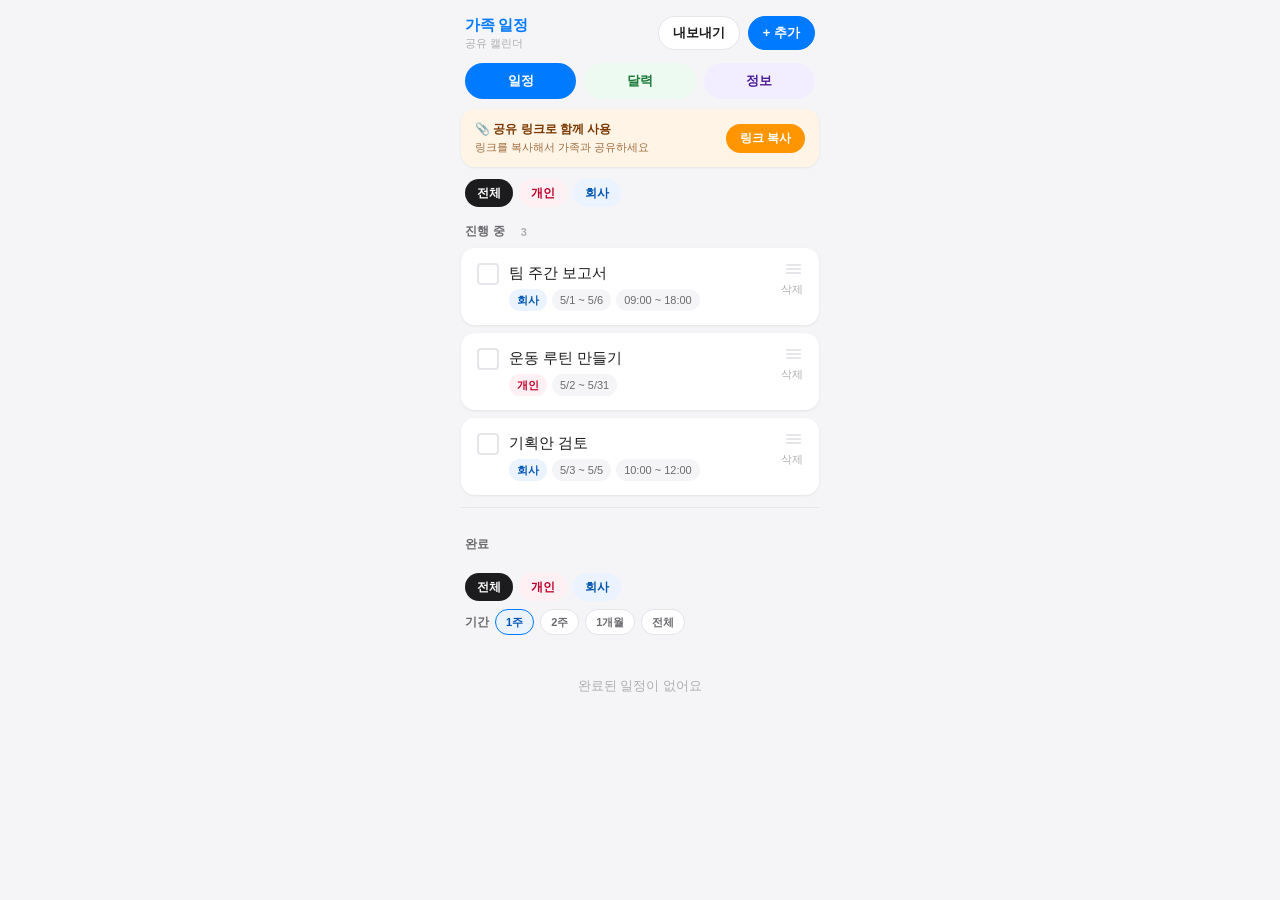
<file: index.html.html>
<!DOCTYPE html>
<html>
<head>
<meta name="viewport" content="width=device-width,initial-scale=1">
<style>
*{box-sizing:border-box;margin:0;padding:0;-webkit-tap-highlight-color:transparent}
:root{
  --bg:#F5F5F7;--card:#fff;--border:#E5E5EA;
  --t1:#1C1C1E;--t2:#6B6B6F;--t3:#AEAEB2;
  --blue:#007AFF;--blue-bg:#EAF3FF;--blue-t:#0055B3;
  --pink:#FF2D55;--pink-bg:#FFF0F3;--pink-t:#C0002C;
  --green:#34C759;--green-bg:#EDFAF2;--green-t:#1A7A36;
  --purple:#7C3AED;--purple-bg:#F2EEFF;--purple-t:#4C1D95;
  --orange:#FF9500;--orange-bg:#FFF4E5;--orange-t:#7A3800;
  --r:14px;
}
body{font-family:-apple-system,BlinkMacSystemFont,'SF Pro Display','Segoe UI',sans-serif;background:var(--bg);color:var(--t1);font-size:15px}
.app{max-width:390px;margin:0 auto;min-height:100vh;padding-bottom:80px;position:relative}

/* TOP BAR */
.topbar{padding:16px 20px 0;display:flex;align-items:flex-start;justify-content:space-between;background:var(--bg)}
.app-name{font-size:15px;font-weight:700;color:var(--blue);letter-spacing:-0.3px}
.app-sub{font-size:11px;color:var(--t3);margin-top:1px}
.top-right{display:flex;gap:8px;align-items:center}
.toss-btn{height:34px;padding:0 14px;border-radius:20px;border:1.5px solid var(--border);background:var(--card);font-size:13px;font-weight:600;color:var(--t1);cursor:pointer;font-family:inherit;white-space:nowrap}
.toss-btn.primary{background:var(--blue);border-color:var(--blue);color:#fff}
.toss-btn.purple{background:var(--purple);border-color:var(--purple);color:#fff}

/* TABS */
.tab-bar{display:flex;gap:8px;padding:12px 20px 0}
.tab{flex:1;padding:9px 0;border-radius:22px;border:none;font-size:13px;font-weight:700;cursor:pointer;font-family:inherit;transition:all .18s;text-align:center;letter-spacing:-0.1px}
.tab-s{background:var(--blue-bg);color:var(--blue-t)}
.tab-s.on{background:var(--blue);color:#fff}
.tab-c{background:var(--green-bg);color:var(--green-t)}
.tab-c.on{background:var(--green);color:#fff}
.tab-i{background:var(--purple-bg);color:var(--purple-t)}
.tab-i.on{background:var(--purple);color:#fff}

/* CHIP FILTER — compact, rounded like reference */
.filter-row{display:flex;gap:6px;padding:12px 20px 0;flex-wrap:wrap}
.chip-btn{display:inline-flex;align-items:center;height:28px;padding:0 12px;border-radius:20px;border:none;font-size:12px;font-weight:600;cursor:pointer;font-family:inherit;transition:all .12s;gap:4px}
.cb-all{background:var(--bg);color:var(--t2)}
.cb-all.on{background:var(--t1);color:#fff}
.cb-p{background:var(--pink-bg);color:var(--pink-t)}
.cb-p.on{background:var(--pink);color:#fff}
.cb-w{background:var(--blue-bg);color:var(--blue-t)}
.cb-w.on{background:var(--blue);color:#fff}

/* SECTION */
.sec{padding:16px 20px 8px;font-size:12px;font-weight:700;color:var(--t2);letter-spacing:.03em;display:flex;align-items:center;gap:8px}
.sec-cnt{background:var(--bg);color:var(--t3);font-size:11px;font-weight:600;padding:2px 7px;border-radius:20px}

/* CARDS */
.card-wrap{padding:0 16px;display:flex;flex-direction:column;gap:8px}
.card{background:var(--card);border-radius:var(--r);padding:14px 16px;box-shadow:0 1px 3px rgba(0,0,0,.07);transition:box-shadow .15s}
.card.drag-over{box-shadow:0 0 0 2px var(--blue)}
.card.dragging{opacity:.38}
.c-row{display:flex;align-items:flex-start;gap:10px}
.chk{width:22px;height:22px;min-width:22px;border:2px solid var(--border);border-radius:4px;cursor:pointer;display:flex;align-items:center;justify-content:center;background:#fff;flex-shrink:0;margin-top:1px}
.chk.on{border-color:#cc0000}
.chk svg{display:none}
.chk.on svg{display:block}
.c-body{flex:1;min-width:0}
.c-title{font-size:15px;font-weight:500;line-height:1.4}
.c-title.done{text-decoration:line-through;color:var(--t3)}
.c-meta{display:flex;align-items:center;gap:5px;margin-top:6px;flex-wrap:wrap}
.chip{display:inline-flex;align-items:center;height:22px;padding:0 8px;border-radius:20px;font-size:11px;font-weight:600}
.chip-p{background:var(--pink-bg);color:var(--pink-t)}
.chip-w{background:var(--blue-bg);color:var(--blue-t)}
.chip-g{background:var(--bg);color:var(--t2);font-weight:400}
.c-right{display:flex;flex-direction:column;align-items:flex-end;gap:6px;margin-left:4px}
.drag-dots{display:flex;flex-direction:column;gap:2.5px;cursor:grab;padding:2px}
.drag-dots span{display:block;width:15px;height:1.5px;background:var(--border);border-radius:1px}
.del-link{font-size:11px;color:var(--t3);border:none;background:transparent;cursor:pointer;font-family:inherit}
.comment-pill{margin-top:6px;background:var(--blue-bg);color:var(--blue-t);font-size:11px;padding:5px 10px;border-radius:8px;cursor:pointer;border:none;font-family:inherit;text-align:left;font-style:italic;width:100%;display:block}
.add-comment{margin-top:4px;font-size:11px;color:var(--blue);border:none;background:transparent;cursor:pointer;font-family:inherit;padding:0}

/* DIVIDER */
.div{height:1px;background:var(--border);margin:12px 16px}

/* PERIOD */
.period-row{display:flex;gap:6px;padding:8px 20px 0;align-items:center}
.period-lbl{font-size:12px;color:var(--t2);font-weight:600}
.period-chip{height:26px;padding:0 10px;border-radius:20px;font-size:11px;font-weight:600;border:1.5px solid var(--border);background:var(--card);color:var(--t2);cursor:pointer;font-family:inherit}
.period-chip.on{border-color:var(--blue);background:var(--blue-bg);color:var(--blue-t)}

/* EMPTY */
.empty{text-align:center;padding:32px 20px;color:var(--t3);font-size:13px}

/* CAL */
.cal-outer{padding:0 16px;margin-top:12px;display:flex;flex-direction:column;gap:10px}
.cal-card{background:var(--card);border-radius:var(--r);padding:16px;box-shadow:0 1px 3px rgba(0,0,0,.07)}
.cal-nav{display:flex;align-items:center;justify-content:space-between;margin-bottom:14px}
.cal-nav-title{font-size:15px;font-weight:700}
.cal-nav-btn{width:32px;height:32px;border:none;background:var(--bg);border-radius:50%;cursor:pointer;font-size:17px;color:var(--t2);display:flex;align-items:center;justify-content:center;font-family:inherit}
.cal-grid{display:grid;grid-template-columns:repeat(7,1fr);gap:2px}
.cal-dname{text-align:center;font-size:9px;font-weight:700;color:var(--t3);padding-bottom:6px;letter-spacing:.04em}
.cal-cell{text-align:center;padding:3px 1px;border-radius:6px;cursor:pointer;transition:background .1s}
.cal-cell:hover{background:var(--bg)}
.cal-cell.sel{background:var(--green-bg)}
.cal-num{font-size:11px;color:var(--t2);line-height:1.4;margin-bottom:1px}
.cal-num.today-n{font-weight:700;color:#fff;background:var(--blue);border-radius:50%;width:18px;height:18px;display:flex;align-items:center;justify-content:center;margin:0 auto 1px}
.shift-row{display:flex;gap:2px;justify-content:center;margin-top:2px}
.s-pill{font-size:7px;font-weight:700;padding:1px 2px;border-radius:3px;cursor:pointer;border:1.5px solid transparent;transition:all .1s;line-height:1.4}
.s-d{background:#DCFCE7;color:#166534}
.s-e{background:#FEF9C3;color:#854D0E}
.s-n{background:#EDE9FE;color:#4C1D95}
.s-off{background:var(--bg);color:var(--t3);border-color:var(--border)}
.s-pill.act{filter:brightness(.82);border-color:currentColor}
.cal-dots{display:flex;gap:2px;justify-content:center;min-height:5px;margin-top:2px}
.cal-dot{width:4px;height:4px;border-radius:50%}
.dp{background:var(--pink)}
.dw{background:var(--blue)}

.cal-legend{display:flex;gap:10px;flex-wrap:wrap;padding:10px 0 0;border-top:1px solid var(--bg);margin-top:8px}
.leg{display:flex;align-items:center;gap:4px;font-size:11px;color:var(--t2)}
.leg-chip{font-size:9px;font-weight:700;padding:2px 5px;border-radius:3px}
.leg-dot{width:8px;height:8px;border-radius:50%;flex-shrink:0}

.ev-card{background:var(--card);border-radius:var(--r);padding:14px 16px;box-shadow:0 1px 3px rgba(0,0,0,.07)}
.ev-hd{font-size:13px;font-weight:700;color:var(--t2);margin-bottom:8px}
.ev-item{display:flex;gap:10px;padding:7px 0;border-bottom:1px solid var(--bg);align-items:flex-start}
.ev-item:last-child{border-bottom:none}
.ev-dot{width:8px;height:8px;border-radius:50%;flex-shrink:0;margin-top:4px}
.ev-title{font-size:13px;font-weight:600}
.ev-sub{font-size:11px;color:var(--t3);margin-top:2px}

/* INFO */
.fi-outer{padding:0 16px;margin-top:12px;display:flex;flex-direction:column;gap:10px}
.fi-card{background:var(--card);border-radius:var(--r);padding:14px 16px;box-shadow:0 1px 3px rgba(0,0,0,.07)}
.fi-hd{display:flex;align-items:center;justify-content:space-between;margin-bottom:10px}
.fi-name{font-size:15px;font-weight:700}
.fi-hd-btns{display:flex;gap:6px}
.fi-btn{font-size:11px;font-weight:700;padding:4px 10px;border-radius:20px;border:none;cursor:pointer;font-family:inherit}
.fi-btn-e{background:var(--blue-bg);color:var(--blue)}
.fi-btn-d{background:var(--pink-bg);color:var(--pink)}
.fi-row{display:flex;justify-content:space-between;align-items:center;padding:7px 0;border-bottom:1px solid var(--bg)}
.fi-row:last-child{border-bottom:none}
.fi-key{font-size:12px;color:var(--t2);flex-shrink:0;min-width:76px}
.fi-input{font-size:12px;font-weight:600;color:var(--t1);text-align:right;border:none;background:transparent;font-family:inherit;width:100%;outline:none;max-width:200px}
.fi-input:focus{background:var(--bg);border-radius:6px;padding:2px 6px}
.cat-hd{display:flex;align-items:center;justify-content:space-between;padding:10px 0 4px;border-top:1px solid var(--bg);margin-top:4px}
.cat-lbl{font-size:10px;font-weight:700;color:var(--t3);text-transform:uppercase;letter-spacing:.07em}
.cat-hd-r{display:flex;gap:5px}
.cat-add{font-size:11px;font-weight:700;padding:3px 9px;border-radius:20px;background:var(--blue-bg);color:var(--blue);border:none;cursor:pointer;font-family:inherit}
.cat-del{font-size:11px;font-weight:700;padding:3px 9px;border-radius:20px;background:var(--pink-bg);color:var(--pink);border:none;cursor:pointer;font-family:inherit}
.row-del{font-size:10px;color:var(--t3);border:none;background:transparent;cursor:pointer;font-family:inherit;padding:0 2px;flex-shrink:0}
.day-sel{display:flex;gap:3px;flex-wrap:wrap;margin-top:4px}
.day-btn{width:26px;height:26px;border-radius:50%;border:1.5px solid var(--border);background:transparent;font-size:11px;font-weight:600;cursor:pointer;font-family:inherit;color:var(--t2);display:flex;align-items:center;justify-content:center;transition:all .12s}
.day-btn.on{background:var(--blue);border-color:var(--blue);color:#fff}

/* SHARE BANNER */
.share-banner{margin:10px 16px 0;background:var(--orange-bg);border-radius:var(--r);padding:12px 14px;display:flex;align-items:center;justify-content:space-between;box-shadow:0 1px 3px rgba(0,0,0,.07)}
.share-txt{font-size:12px;font-weight:600;color:var(--orange-t)}
.share-sub{font-size:11px;color:var(--orange-t);opacity:.7;margin-top:2px}
.share-btn{font-size:12px;font-weight:700;padding:6px 14px;border-radius:20px;background:var(--orange);color:#fff;border:none;cursor:pointer;font-family:inherit;flex-shrink:0}

/* MODAL */
.modal-bg{position:absolute;inset:0;background:rgba(0,0,0,.45);display:flex;align-items:flex-end;z-index:100}
.modal-sheet{background:var(--card);border-radius:22px 22px 0 0;padding:20px 20px 32px;width:100%;max-height:90vh;overflow-y:auto}
.modal-ind{width:36px;height:4px;background:var(--border);border-radius:2px;margin:0 auto 16px}
.modal-hd{font-size:16px;font-weight:700;margin-bottom:14px}
.ml{font-size:11px;font-weight:700;color:var(--blue);margin:12px 0 5px;text-transform:uppercase;letter-spacing:.06em}
.ml:first-of-type{margin-top:0}
.mi{width:100%;padding:10px 13px;border-radius:10px;border:1.5px solid var(--border);background:var(--bg);color:var(--t1);font-size:14px;font-family:inherit;outline:none;transition:border .15s}
.mi:focus{border-color:var(--blue);background:#fff}
.mi-2{display:grid;grid-template-columns:1fr 1fr;gap:8px}
.mi-3{display:grid;grid-template-columns:1fr 1fr 1fr;gap:8px}
.type-sel{display:flex;gap:8px}
.type-btn{flex:1;padding:10px;border-radius:10px;border:1.5px solid var(--border);background:transparent;font-size:13px;font-weight:700;cursor:pointer;font-family:inherit;color:var(--t2);transition:all .12s}
.type-btn.tp{background:var(--pink-bg);color:var(--pink-t);border-color:var(--pink)}
.type-btn.tw{background:var(--blue-bg);color:var(--blue-t);border-color:var(--blue)}
.primary-btn{width:100%;padding:14px;border-radius:var(--r);border:none;background:var(--blue);color:#fff;font-size:15px;font-weight:700;cursor:pointer;font-family:inherit;margin-top:16px}
.cancel-link{width:100%;padding:10px;border:none;background:transparent;color:var(--t3);font-size:13px;cursor:pointer;font-family:inherit;margin-top:4px}
.ta{width:100%;padding:10px 13px;border-radius:10px;border:1.5px solid var(--border);background:var(--bg);color:var(--t1);font-size:13px;font-family:inherit;outline:none;resize:none;min-height:72px}
.ta:focus{border-color:var(--blue);background:#fff}
.sublabel{font-size:10px;color:var(--t3);margin-bottom:4px}
</style>
</head>
<body>
<div class="app" id="app">

<div class="topbar">
  <div>
    <div class="app-name">가족 일정</div>
    <div class="app-sub">공유 캘린더</div>
  </div>
  <div class="top-right" id="top-right">
    <button class="toss-btn" onclick="openExport()">내보내기</button>
    <button class="toss-btn primary" onclick="openAddModal()">+ 추가</button>
  </div>
</div>

<div class="tab-bar">
  <button class="tab tab-s on" id="tab-s" onclick="setMain('s')">일정</button>
  <button class="tab tab-c" id="tab-c" onclick="setMain('c')">달력</button>
  <button class="tab tab-i" id="tab-i" onclick="setMain('i')">정보</button>
</div>

<div id="body"></div>
<div id="modal"></div>
</div>

<script>
// ── STORAGE ──
const SK={notes:'fam_notes',family:'fam_family',shift:'fam_shift',shareId:'fam_shareId'};
function save(k,v){try{window.storage&&window.storage.set(k,JSON.stringify(v),true)}catch(e){}}
function load(k,def){try{if(!window.storage)return def;const r=window.storage.get(k,true);return r&&r.value?JSON.parse(r.value):def}catch(e){return def}}

// ── INITIAL DATA ──
const TODAY=new Date();
const TY=TODAY.getFullYear(),TM=TODAY.getMonth(),TD=TODAY.getDate();

let main='s',subF='all',doneF='all',donePer='1w';
let calY=2026,calM=4,selDate=null;
let _mType='personal';
const DAYS=['일','월','화','수','목','금','토'];
const SHIFTS=['D','E','N','OFF'];
const SCLS={D:'s-d',E:'s-e',N:'s-n',OFF:'s-off'};

let notes=[
  {id:1,title:'팀 주간 보고서',type:'work',start:'2026-05-01',end:'2026-05-06',sT:'09:00',eT:'18:00',done:false,comment:''},
  {id:2,title:'운동 루틴 만들기',type:'personal',start:'2026-05-02',end:'2026-05-31',sT:'',eT:'',done:false,comment:''},
  {id:3,title:'기획안 검토',type:'work',start:'2026-05-03',end:'2026-05-05',sT:'10:00',eT:'12:00',done:false,comment:''},
  {id:4,title:'부모님께 연락',type:'personal',start:'2026-04-28',end:'',sT:'',eT:'',done:true,comment:'저녁에 전화함'},
  {id:5,title:'헬스장 등록',type:'personal',start:'2026-05-01',end:'',sT:'14:00',eT:'15:00',done:true,comment:''},
];
let family=[
  {id:1,name:'첫째',grade:'초등',year:'2',cls:'3',num:'15',cats:[
    {label:'하교 시간',items:[{days:[1,2,4],val:'15:30'},{days:[3],val:'13:30'}]},
    {label:'학원',items:[{days:[1,3],val:'태권도 17:00'},{days:[2,4],val:'피아노 16:00'}]},
    {label:'기타',items:[{days:[],val:'비상연락처 010-0000-0000'}]},
  ]},
  {id:2,name:'둘째',grade:'유치원',year:'',cls:'햇살반',num:'7',cats:[
    {label:'하교 시간',items:[{days:[1,2,3,4,5],val:'14:00'}]},
    {label:'학원',items:[{days:[1,3,5],val:'영어 15:30'}]},
    {label:'기타',items:[]},
  ]},
];
let shiftData={};
(function(){const p=['D','E','N','OFF','D','D','E','N','OFF','OFF'];let i=0;for(let m=0;m<12;m++){const dn=new Date(2026,m+1,0).getDate();for(let d=1;d<=dn;d++){shiftData[dk(2026,m,d)]=p[i%p.length];i++;}}})();

// Try loading from storage
(function init(){
  const sn=load(SK.notes,null);if(sn)notes=sn;
  const sf=load(SK.family,null);if(sf)family=sf;
  const ss=load(SK.shift,null);if(ss)shiftData=ss;
})();

function saveAll(){save(SK.notes,notes);save(SK.family,family);save(SK.shift,shiftData)}

function dk(y,m,d){return`${y}-${String(m+1).padStart(2,'0')}-${String(d).padStart(2,'0')}`}
function fmtD(s){if(!s)return'';const p=s.split('-');return`${+p[1]}/${+p[2]}`}
function daysFmt(arr){if(!arr||!arr.length)return'매일';return arr.map(i=>DAYS[i]).join('·')}
function notesOnDate(y,m,d){const k=dk(y,m,d);return notes.filter(n=>n.start&&n.start<=k&&(!n.end||n.end>=k))}

function doneAfter(){
  const n=new Date();
  if(donePer==='all')return new Date(0);
  const d=new Date(n);
  if(donePer==='1w')d.setDate(d.getDate()-7);
  else if(donePer==='2w')d.setDate(d.getDate()-14);
  else if(donePer==='1m')d.setMonth(d.getMonth()-1);
  return d;
}

let dragId=null;
function dragS(id){dragId=id;setTimeout(()=>{const el=document.getElementById('c'+id);if(el)el.classList.add('dragging')},0)}
function dragE(){dragId=null;document.querySelectorAll('.card').forEach(c=>c.classList.remove('dragging','drag-over'))}
function dragO(e,id){e.preventDefault();if(dragId===id)return;document.querySelectorAll('.card').forEach(c=>c.classList.remove('drag-over'));const el=document.getElementById('c'+id);if(el)el.classList.add('drag-over')}
function drop(e,tid){e.preventDefault();if(dragId===null||dragId===tid)return;const fi=notes.findIndex(x=>x.id===dragId),ti=notes.findIndex(x=>x.id===tid);if(fi<0||ti<0)return;const mv=notes.splice(fi,1)[0];notes.splice(ti,0,mv);dragE();saveAll();render()}

function toggleNote(id){const n=notes.find(x=>x.id===id);if(n){n.done=!n.done;saveAll();render()}}
function delNote(id){notes=notes.filter(x=>x.id!==id);saveAll();render()}

function makeCard(n){
  const isW=n.type==='work';
  const ds=n.start?(fmtD(n.start)+(n.end?` ~ ${fmtD(n.end)}`:'')):'';
  const ts=(n.sT||n.eT)?`${n.sT||''}${n.sT&&n.eT?' ~ ':''}${n.eT||''}`:'';
  return`<div class="card" id="c${n.id}" draggable="true"
    ondragstart="dragS(${n.id})" ondragover="dragO(event,${n.id})" ondrop="drop(event,${n.id})" ondragend="dragE()">
    <div class="c-row">
      <div class="chk${n.done?' on':''}" onclick="toggleNote(${n.id})">
        <svg width="13" height="11" viewBox="0 0 13 11" fill="none"><path d="M1 5.5L4.5 9.5L12 1" stroke="#cc0000" stroke-width="2.2" stroke-linecap="round" stroke-linejoin="round"/></svg>
      </div>
      <div class="c-body">
        <div class="c-title${n.done?' done':''}">${n.title}</div>
        <div class="c-meta">
          <span class="chip ${isW?'chip-w':'chip-p'}">${isW?'회사':'개인'}</span>
          ${ds?`<span class="chip chip-g">${ds}</span>`:''}
          ${ts?`<span class="chip chip-g">${ts}</span>`:''}
        </div>
        ${n.done&&n.comment?`<button class="comment-pill" onclick="openEditDone(${n.id})">"${n.comment}"</button>`:''}
        ${n.done&&!n.comment?`<button class="add-comment" onclick="openEditDone(${n.id})">+ 코멘트 달기</button>`:''}
      </div>
      <div class="c-right">
        <div class="drag-dots"><span></span><span></span><span></span></div>
        <button class="del-link" onclick="delNote(${n.id})">삭제</button>
      </div>
    </div>
  </div>`;
}

function renderS(){
  let active=notes.filter(n=>!n.done&&(subF==='all'||n.type===subF));
  let doneAll=notes.filter(n=>n.done);
  let doneFilt=doneAll.filter(n=>{
    if(doneF!=='all'&&n.type!==doneF)return false;
    if(!n.start)return true;
    return new Date(n.start)>=doneAfter();
  });
  return`
    <div class="filter-row">
      <button class="chip-btn cb-all${subF==='all'?' on':''}" onclick="setSub('all')">전체</button>
      <button class="chip-btn cb-p${subF==='personal'?' on':''}" onclick="setSub('personal')">개인</button>
      <button class="chip-btn cb-w${subF==='work'?' on':''}" onclick="setSub('work')">회사</button>
    </div>
    <div class="sec">진행 중 <span class="sec-cnt">${active.length}</span></div>
    <div class="card-wrap">${active.length?active.map(makeCard).join(''):'<div class="empty">진행 중인 일정이 없어요</div>'}</div>
    <div class="div"></div>
    <div class="sec">완료</div>
    <div class="filter-row">
      <button class="chip-btn cb-all${doneF==='all'?' on':''}" onclick="setDoneF('all')">전체</button>
      <button class="chip-btn cb-p${doneF==='personal'?' on':''}" onclick="setDoneF('personal')">개인</button>
      <button class="chip-btn cb-w${doneF==='work'?' on':''}" onclick="setDoneF('work')">회사</button>
    </div>
    <div class="period-row">
      <span class="period-lbl">기간</span>
      <button class="period-chip${donePer==='1w'?' on':''}" onclick="setPer('1w')">1주</button>
      <button class="period-chip${donePer==='2w'?' on':''}" onclick="setPer('2w')">2주</button>
      <button class="period-chip${donePer==='1m'?' on':''}" onclick="setPer('1m')">1개월</button>
      <button class="period-chip${donePer==='all'?' on':''}" onclick="setPer('all')">전체</button>
    </div>
    <div class="card-wrap" style="margin-top:10px">${doneFilt.length?doneFilt.map(makeCard).join(''):'<div class="empty">완료된 일정이 없어요</div>'}</div>
  `;
}

function setSub(t){subF=t;render()}
function setDoneF(t){doneF=t;render()}
function setPer(t){donePer=t;render()}

function renderC(){
  const y=calY,m=calM;
  const dInM=new Date(y,m+1,0).getDate();
  const firstDay=new Date(y,m,1).getDay();
  let g='';
  DAYS.forEach(d=>{g+=`<div class="cal-dname">${d}</div>`});
  for(let i=0;i<firstDay;i++)g+=`<div></div>`;
  for(let d=1;d<=dInM;d++){
    const key=dk(y,m,d);
    const isToday=y===TY&&m===TM&&d===TD;
    const isSel=selDate===key;
    const evs=notesOnDate(y,m,d);
    const cur=shiftData[key]||'OFF';
    const dots=evs.map(n=>`<div class="cal-dot ${n.type==='work'?'dw':'dp'}"></div>`).join('');
    const pills=SHIFTS.map(s=>`<span class="s-pill ${SCLS[s]}${cur===s?' act':''}" onclick="setShift('${key}','${s}',event)">${s}</span>`).join('');
    g+=`<div class="cal-cell${isSel?' sel':''}" onclick="selCal('${key}')">
      <div class="cal-num${isToday?' today-n':''}">${d}</div>
      <div class="shift-row">${pills}</div>
      <div class="cal-dots">${dots}</div>
    </div>`;
  }

  let evHtml='';
  if(selDate){
    const sp=selDate.split('-');
    const evs=notesOnDate(+sp[0],+sp[1]-1,+sp[2]);
    evHtml=`<div class="ev-card">
      <div class="ev-hd">${+sp[1]}/${+sp[2]} 일정</div>
      ${evs.length?evs.map(n=>{
        const ts=(n.sT||n.eT)?`${n.sT||''}${n.sT&&n.eT?' ~ ':''}${n.eT||''}`:'시간 미정';
        return`<div class="ev-item"><div class="ev-dot ${n.type==='work'?'dw':'dp'}"></div><div><div class="ev-title">${n.title}</div><div class="ev-sub">${ts} · ${n.type==='work'?'회사':'개인'}</div></div></div>`;
      }).join(''):`<div style="font-size:12px;color:var(--t3);padding:4px 0">등록된 일정 없음</div>`}
    </div>`;
  }

  return`<div class="cal-outer">
    <div class="cal-card">
      <div class="cal-nav">
        <button class="cal-nav-btn" onclick="chCal(-1)">‹</button>
        <div class="cal-nav-title">${y}년 ${m+1}월</div>
        <button class="cal-nav-btn" onclick="chCal(1)">›</button>
      </div>
      <div class="cal-grid">${g}</div>
      <div class="cal-legend">
        <div class="leg"><span class="leg-chip s-d">D</span>주간</div>
        <div class="leg"><span class="leg-chip s-e">E</span>저녁</div>
        <div class="leg"><span class="leg-chip s-n">N</span>야간</div>
        <div class="leg"><span class="leg-chip s-off">OFF</span>휴무</div>
        <div class="leg"><span class="leg-dot" style="background:var(--pink)"></span>개인</div>
        <div class="leg"><span class="leg-dot" style="background:var(--blue)"></span>회사</div>
      </div>
    </div>
    ${evHtml}
  </div>`;
}
function setShift(k,t,e){e.stopPropagation();shiftData[k]=t;saveAll();render()}
function selCal(k){selDate=selDate===k?null:k;const sp=k.split('-');calY=+sp[0];calM=+sp[1]-1;render()}
function chCal(d){calM+=d;if(calM<0){calM=11;calY--}if(calM>11){calM=0;calY++}selDate=null;render()}

function renderI(){
  let h=`<div class="fi-outer">`;
  family.forEach((kid,ki)=>{
    const gs=kid.grade+(kid.year?` ${kid.year}학년`:'')+(kid.cls?` ${kid.cls}반`:'')+(kid.num?` ${kid.num}번`:'');
    h+=`<div class="fi-card">
      <div class="fi-hd"><div class="fi-name">${kid.name}</div>
        <div class="fi-hd-btns">
          <button class="fi-btn fi-btn-e" onclick="editKid(${ki})">수정</button>
          <button class="fi-btn fi-btn-d" onclick="delKid(${ki})">삭제</button>
        </div>
      </div>
      <div class="fi-row"><span class="fi-key">학년·반·번호</span><span style="font-size:12px;font-weight:600">${gs||'미입력'}</span></div>`;
    kid.cats.forEach((cat,ci)=>{
      const isEtc=cat.label==='기타';
      h+=`<div class="cat-hd"><span class="cat-lbl">${cat.label}</span>
        <div class="cat-hd-r">
          <button class="cat-add" onclick="addRow(${ki},${ci})">+ 추가</button>
          <button class="cat-del" onclick="delCat(${ki},${ci})">삭제</button>
        </div></div>`;
      cat.items.forEach((item,ii)=>{
        h+=`<div class="fi-row" style="flex-direction:column;align-items:flex-start;gap:4px">
          <div style="display:flex;align-items:center;justify-content:space-between;width:100%">
            <span class="fi-key">${isEtc?'내용':daysFmt(item.days)}</span>
            <button class="row-del" onclick="delRow(${ki},${ci},${ii})">✕</button>
          </div>
          ${!isEtc?`<div class="day-sel">${DAYS.map((d,di)=>`<button class="day-btn${item.days&&item.days.includes(di)?' on':''}" onclick="toggleDay(${ki},${ci},${ii},${di})">${d}</button>`).join('')}</div>`:''}
          <input class="fi-input" style="text-align:left;max-width:100%" value="${item.val}" onchange="updVal(${ki},${ci},${ii},this.value)" onclick="this.select()"/>
        </div>`;
      });
      if(!cat.items.length)h+=`<div style="font-size:11px;color:var(--t3);padding:6px 0">항목 없음</div>`;
    });
    h+=`</div>`;
  });
  h+=`<button style="width:100%;padding:13px;border-radius:var(--r);border:2px dashed var(--border);background:transparent;color:var(--t3);font-size:13px;font-weight:700;cursor:pointer;font-family:inherit" onclick="addKid()">+ 아이 추가</button></div>`;
  return h;
}
function toggleDay(ki,ci,ii,di){const a=family[ki].cats[ci].items[ii].days;const idx=a.indexOf(di);if(idx>=0)a.splice(idx,1);else a.push(di);a.sort((x,y)=>x-y);saveAll();render()}
function updVal(ki,ci,ii,v){family[ki].cats[ci].items[ii].val=v;saveAll()}
function addRow(ki,ci){const isEtc=family[ki].cats[ci].label==='기타';family[ki].cats[ci].items.push({days:isEtc?[]:[], val:''});saveAll();render();setTimeout(()=>{const ins=document.querySelectorAll('.fi-input');if(ins.length)ins[ins.length-1].focus()},50)}
function delRow(ki,ci,ii){family[ki].cats[ci].items.splice(ii,1);saveAll();render()}
function delCat(ki,ci){family[ki].cats.splice(ci,1);saveAll();render()}
function delKid(i){family.splice(i,1);saveAll();render()}

function setMain(t){
  main=t;
  ['s','c','i'].forEach(k=>{
    const el=document.getElementById('tab-'+k);
    const cls=k==='s'?'tab-s':k==='c'?'tab-c':'tab-i';
    el.className=`tab ${cls}${k===t?' on':''}`;
  });
  const tr=document.getElementById('top-right');
  if(t==='s'){tr.innerHTML=`<button class="toss-btn" onclick="openExport()">내보내기</button><button class="toss-btn primary" onclick="openAddModal()">+ 추가</button>`;}
  else if(t==='i'){tr.innerHTML=`<button class="toss-btn purple" onclick="addKid()">+ 아이 추가</button>`;}
  else{tr.innerHTML='';}
  render();
}

function render(){
  let h='';
  if(main==='s')h=renderS();
  else if(main==='c')h=renderC();
  else if(main==='i')h=renderI();
  // share banner always visible
  const banner=`<div class="share-banner">
    <div><div class="share-txt">📎 공유 링크로 함께 사용</div><div class="share-sub">링크를 복사해서 가족과 공유하세요</div></div>
    <button class="share-btn" onclick="copyShareLink()">링크 복사</button>
  </div>`;
  document.getElementById('body').innerHTML=banner+h;
}

function copyShareLink(){
  const url=window.location.href;
  if(navigator.clipboard){navigator.clipboard.writeText(url).then(()=>alert('링크가 복사됐어요!\n가족에게 공유해 주세요 😊'));}
  else{alert('주소창의 URL을 복사해서 가족에게 보내주세요:\n'+url);}
}

function openAddModal(){
  _mType='personal';
  const today=new Date().toISOString().slice(0,10);
  document.getElementById('modal').innerHTML=`
  <div class="modal-bg" onclick="closeM(event)">
    <div class="modal-sheet" onclick="event.stopPropagation()">
      <div class="modal-ind"></div>
      <div class="modal-hd">새 일정 추가</div>
      <div class="ml">제목</div>
      <input class="mi" id="m-ti" placeholder="할 일 입력"/>
      <div class="ml">구분</div>
      <div class="type-sel">
        <button class="type-btn tp" id="btn-p" onclick="selT('personal')">개인</button>
        <button class="type-btn" id="btn-w" onclick="selT('work')">회사</button>
      </div>
      <div class="ml">날짜</div>
      <div class="mi-2">
        <div><div class="sublabel">시작일</div><input class="mi" type="date" id="m-sd" value="${today}"/></div>
        <div><div class="sublabel">종료일</div><input class="mi" type="date" id="m-ed"/></div>
      </div>
      <div class="ml">시간</div>
      <div class="mi-2">
        <div><div class="sublabel">시작</div><input class="mi" type="time" id="m-st"/></div>
        <div><div class="sublabel">종료</div><input class="mi" type="time" id="m-et"/></div>
      </div>
      <button class="primary-btn" onclick="saveNote()">저장</button>
      <button class="cancel-link" onclick="closeM()">취소</button>
    </div>
  </div>`;
}
function selT(t){_mType=t;document.getElementById('btn-p').className='type-btn'+(t==='personal'?' tp':'');document.getElementById('btn-w').className='type-btn'+(t==='work'?' tw':'');}
function saveNote(){
  const ti=(document.getElementById('m-ti')||{}).value||'';
  if(!ti.trim())return;
  notes.push({id:Date.now(),title:ti.trim(),type:_mType,start:document.getElementById('m-sd').value,end:document.getElementById('m-ed').value,sT:document.getElementById('m-st').value,eT:document.getElementById('m-et').value,done:false,comment:''});
  saveAll();closeM();render();
}

function openEditDone(id){
  const n=notes.find(x=>x.id===id);if(!n)return;
  document.getElementById('modal').innerHTML=`
  <div class="modal-bg" onclick="closeM(event)">
    <div class="modal-sheet" onclick="event.stopPropagation()">
      <div class="modal-ind"></div>
      <div class="modal-hd">완료 항목 수정</div>
      <div class="ml">제목</div><input class="mi" id="e-ti" value="${n.title}"/>
      <div class="ml">날짜</div>
      <div class="mi-2">
        <div><div class="sublabel">시작일</div><input class="mi" type="date" id="e-sd" value="${n.start}"/></div>
        <div><div class="sublabel">종료일</div><input class="mi" type="date" id="e-ed" value="${n.end}"/></div>
      </div>
      <div class="ml">시간</div>
      <div class="mi-2">
        <div><div class="sublabel">시작</div><input class="mi" type="time" id="e-st" value="${n.sT}"/></div>
        <div><div class="sublabel">종료</div><input class="mi" type="time" id="e-et" value="${n.eT}"/></div>
      </div>
      <div class="ml">코멘트</div>
      <textarea class="ta" id="e-cm" placeholder="메모나 후기를 남겨보세요">${n.comment||''}</textarea>
      <button class="primary-btn" onclick="saveDone(${id})">저장</button>
      <button class="cancel-link" onclick="closeM()">취소</button>
    </div>
  </div>`;
}
function saveDone(id){
  const n=notes.find(x=>x.id===id);if(!n)return;
  n.title=document.getElementById('e-ti').value;
  n.start=document.getElementById('e-sd').value;
  n.end=document.getElementById('e-ed').value;
  n.sT=document.getElementById('e-st').value;
  n.eT=document.getElementById('e-et').value;
  n.comment=document.getElementById('e-cm').value;
  saveAll();closeM();render();
}

function editKid(i){
  const k=family[i];
  document.getElementById('modal').innerHTML=`
  <div class="modal-bg" onclick="closeM(event)">
    <div class="modal-sheet" onclick="event.stopPropagation()">
      <div class="modal-ind"></div>
      <div class="modal-hd">아이 정보 수정</div>
      <div class="ml">이름</div><input class="mi" id="k-n" value="${k.name}"/>
      <div class="ml">학교 과정</div><input class="mi" id="k-g" value="${k.grade}" placeholder="초등, 유치원 등"/>
      <div class="ml">학년 · 반 · 번호</div>
      <div class="mi-3">
        <input class="mi" id="k-y" value="${k.year}" placeholder="학년"/>
        <input class="mi" id="k-c" value="${k.cls}" placeholder="반"/>
        <input class="mi" id="k-u" value="${k.num}" placeholder="번호"/>
      </div>
      <button class="primary-btn" onclick="saveKid(${i})">저장</button>
      <button class="cancel-link" onclick="closeM()">취소</button>
    </div>
  </div>`;
}
function addKid(){family.push({id:Date.now(),name:'새 아이',grade:'',year:'',cls:'',num:'',cats:[{label:'하교 시간',items:[]},{label:'학원',items:[]},{label:'기타',items:[]}]});saveAll();editKid(family.length-1)}
function saveKid(i){family[i]={...family[i],name:document.getElementById('k-n').value,grade:document.getElementById('k-g').value,year:document.getElementById('k-y').value,cls:document.getElementById('k-c').value,num:document.getElementById('k-u').value};saveAll();closeM();render()}
function closeM(e){if(!e||e.target.classList.contains('modal-bg'))document.getElementById('modal').innerHTML=''}
function openExport(){
  const lines=notes.map(n=>`[${n.done?'✓':'·'}][${n.type==='work'?'회사':'개인'}] ${n.title}${n.start?' ('+fmtD(n.start)+(n.end?` ~ ${fmtD(n.end)}`:'')+(n.sT?' '+n.sT:'')+(n.eT?` ~ ${n.eT}`:'')+')':''}`);
  if(navigator.clipboard)navigator.clipboard.writeText(lines.join('\n'));
  alert('클립보드에 복사됐어요!\n\n'+lines.join('\n'));
}

// Init with storage async
(async function(){
  if(window.storage){
    try{
      const sn=await window.storage.get(SK.notes,true);if(sn&&sn.value)notes=JSON.parse(sn.value);
      const sf=await window.storage.get(SK.family,true);if(sf&&sf.value)family=JSON.parse(sf.value);
      const ss=await window.storage.get(SK.shift,true);if(ss&&ss.value)shiftData=JSON.parse(ss.value);
    }catch(e){}
  }
  setMain('s');
})();
</script>
</body>
</html>
</file>
